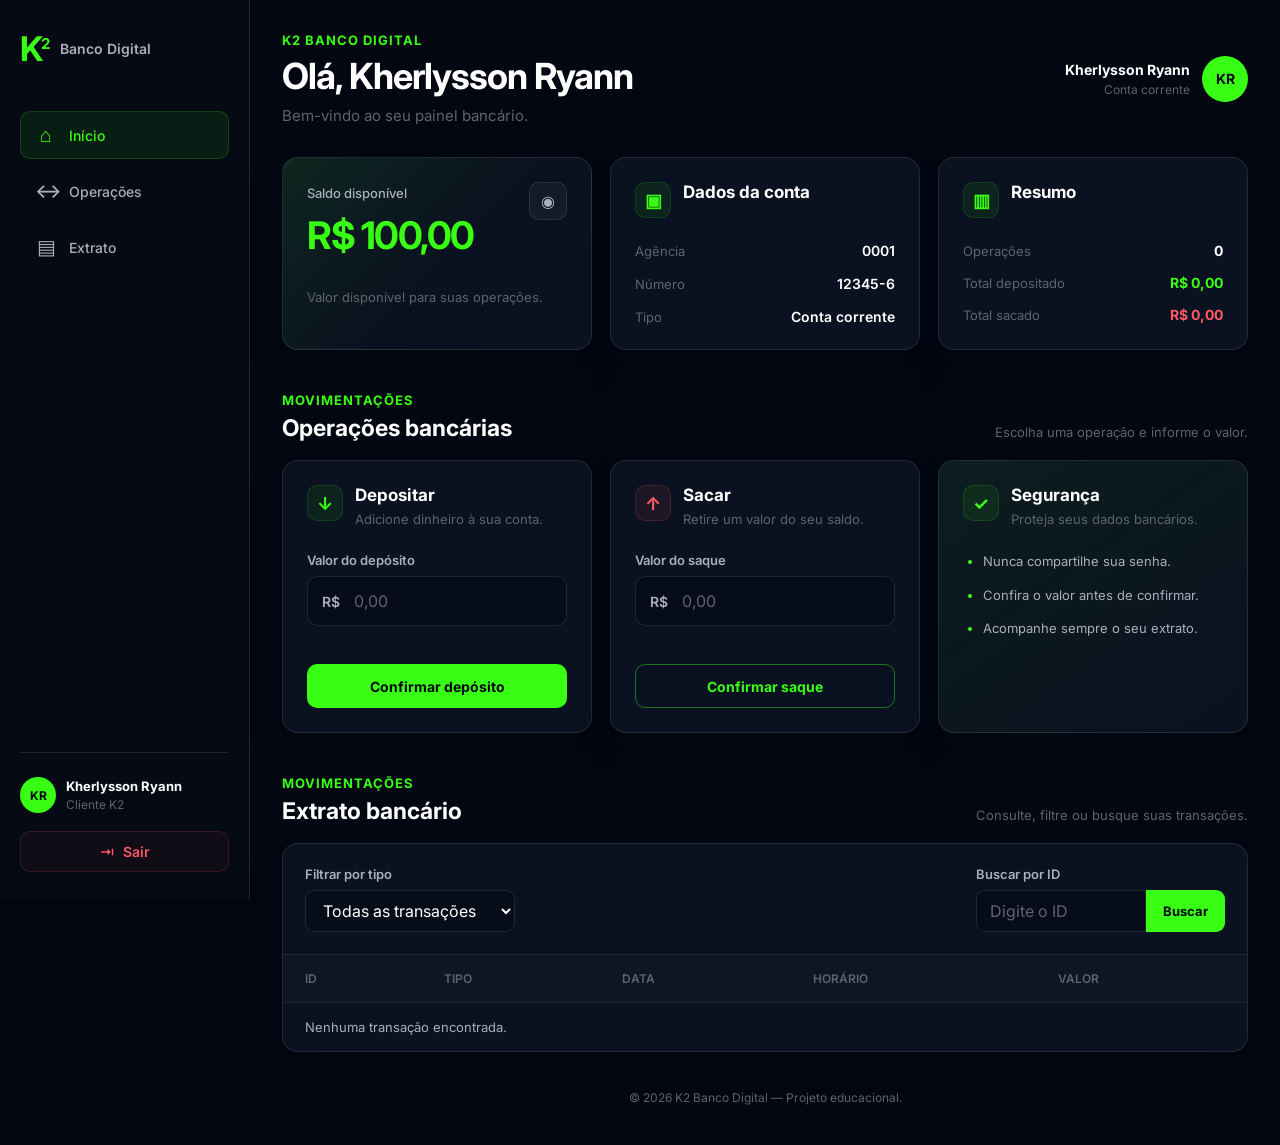
<file: painel.html>
<!DOCTYPE html>
<html lang="pt-BR">

<head>
  <meta charset="UTF-8" />

  <meta name="viewport" content="width=device-width, initial-scale=1.0" />

  <title>Painel | K2 Banco Digital</title>

  <link rel="preconnect" href="https://fonts.googleapis.com" />
  <link rel="preconnect" href="https://fonts.gstatic.com" crossorigin />

  <link href="https://fonts.googleapis.com/css2?family=Inter:wght@400;500;600;700&display=swap" rel="stylesheet" />

  <link rel="stylesheet" href="css/painel.css" />

  <script src="js/painel.js" defer></script>
</head>

<body>
  <div class="aplicacao">
    <!-- Menu lateral -->
    <aside class="menu-lateral">
      <div class="marca">
        <a href="#inicio" class="marca-link">
          <span class="marca-simbolo">
            K<sup>2</sup>
          </span>

          <span class="marca-texto">
            Banco Digital
          </span>
        </a>
      </div>

      <nav class="navegacao" aria-label="Navegação principal">
        <a href="#inicio" class="item-menu item-menu-ativo">
          <span class="icone-menu">⌂</span>
          <span>Início</span>
        </a>

        <a href="#operacoes" class="item-menu">
          <span class="icone-menu">↔</span>
          <span>Operações</span>
        </a>

        <a href="#extrato" class="item-menu">
          <span class="icone-menu">▤</span>
          <span>Extrato</span>
        </a>
      </nav>

      <div class="menu-rodape">
        <div class="perfil-lateral">
          <div class="avatar avatar-pequeno">
            KR
          </div>

          <div class="perfil-informacoes">
            <strong id="nome-cliente-menu">
              Kherlysson Ryann
            </strong>

            <span>Cliente K2</span>
          </div>
        </div>

        <a href="./index.html" class="botao-sair">
          <span>⇥</span>
          Sair
        </a>
      </div>
    </aside>

    <!-- Conteúdo principal -->
    <main class="conteudo-principal" id="inicio">
      <!-- Cabeçalho -->
      <header class="cabecalho-painel">
        <div>
          <p class="texto-destaque">K2 Banco Digital</p>

          <h1>
            Olá,
            <span id="nome-cliente-cabecalho">
              Kherlysson
            </span>
          </h1>

          <p class="texto-secundario">
            Bem-vindo ao seu painel bancário.
          </p>
        </div>

        <div class="perfil-cabecalho">
          <div class="perfil-texto">
            <strong id="nome-cliente-perfil">
              Kherlysson Ryann
            </strong>

            <span id="tipo-conta-perfil">
              Conta corrente
            </span>
          </div>

          <div class="avatar">
            KR
          </div>
        </div>
      </header>

      <!-- Cartões de resumo -->
      <section class="cards-resumo" aria-label="Resumo da conta">
        <!-- Saldo -->
        <article class="card card-saldo">
          <div class="card-cabecalho">
            <div>
              <span class="card-subtitulo">
                Saldo disponível
              </span>

              <p class="saldo" id="saldo-valor">
                R$ 100,00
              </p>
            </div>

            <button type="button" class="botao-icone" id="botao-mostrar-saldo" aria-label="Mostrar ou esconder saldo" title="Mostrar ou esconder saldo">
              ◉
            </button>
          </div>

          <p class="card-descricao">
            Valor disponível para suas operações.
          </p>
        </article>

        <!-- Dados da conta -->
        <article class="card">
          <div class="card-titulo">
            <span class="card-icone">▣</span>
            <h2>Dados da conta</h2>
          </div>

          <dl class="lista-dados">
            <div>
              <dt>Agência</dt>
              <dd id="conta-agencia">0001</dd>
            </div>

            <div>
              <dt>Número</dt>
              <dd id="conta-numero">12345-6</dd>
            </div>

            <div>
              <dt>Tipo</dt>
              <dd id="conta-tipo">Conta corrente</dd>
            </div>
          </dl>
        </article>

        <!-- Resumo -->
        <article class="card">
          <div class="card-titulo">
            <span class="card-icone">▥</span>
            <h2>Resumo</h2>
          </div>

          <div class="lista-resumo">
            <div>
              <span>Operações</span>
              <strong id="quantidade-operacoes">0</strong>
            </div>

            <div>
              <span>Total depositado</span>
              <strong id="total-depositado" class="valor-positivo">
                R$ 0,00
              </strong>
            </div>

            <div>
              <span>Total sacado</span>
              <strong id="total-sacado" class="valor-negativo">
                R$ 0,00
              </strong>
            </div>
          </div>
        </article>
      </section>

      <!-- Operações -->
      <section class="secao" id="operacoes">
        <div class="secao-cabecalho">
          <div>
            <p class="texto-destaque">Movimentações</p>
            <h2>Operações bancárias</h2>
          </div>

          <p>
            Escolha uma operação e informe o valor.
          </p>
        </div>

        <div class="cards-operacoes">
          <!-- Depósito -->
          <article class="card card-operacao">
            <div class="card-titulo">
              <span class="card-icone icone-deposito">↓</span>

              <div>
                <h3>Depositar</h3>
                <p>Adicione dinheiro à sua conta.</p>
              </div>
            </div>

            <form id="form-deposito">
              <div class="campo-formulario">
                <label for="valor-deposito">
                  Valor do depósito
                </label>

                <div class="campo-monetario">
                  <span>R$</span>

                  <input type="number" id="valor-deposito" name="valor-deposito" placeholder="0,00" min="0.01" step="0.01" />
                </div>
              </div>

              <p class="mensagem-formulario" id="mensagem-deposito" aria-live="polite"></p>

              <button type="submit" class="botao-principal" id="botao-depositar">
                Confirmar depósito
              </button>
            </form>
          </article>

          <!-- Saque -->
          <article class="card card-operacao">
            <div class="card-titulo">
              <span class="card-icone icone-saque">↑</span>

              <div>
                <h3>Sacar</h3>
                <p>Retire um valor do seu saldo.</p>
              </div>
            </div>

            <form id="form-saque">
              <div class="campo-formulario">
                <label for="valor-saque">
                  Valor do saque
                </label>

                <div class="campo-monetario">
                  <span>R$</span>

                  <input type="number" id="valor-saque" name="valor-saque" placeholder="0,00" min="0.01" step="0.01" />
                </div>
              </div>

              <p class="mensagem-formulario" id="mensagem-saque" aria-live="polite"></p>

              <button type="submit" class="botao-secundario" id="botao-sacar">
                Confirmar saque
              </button>
            </form>
          </article>

          <!-- Segurança -->
          <article class="card card-seguranca">
            <div class="card-titulo">
              <span class="card-icone">✓</span>

              <div>
                <h3>Segurança</h3>
                <p>Proteja seus dados bancários.</p>
              </div>
            </div>

            <ul class="lista-seguranca">
              <li>
                Nunca compartilhe sua senha.
              </li>

              <li>
                Confira o valor antes de confirmar.
              </li>

              <li>
                Acompanhe sempre o seu extrato.
              </li>
            </ul>
          </article>
        </div>
      </section>

      <!-- Extrato -->
      <section class="secao" id="extrato">
        <div class="secao-cabecalho">
          <div>
            <p class="texto-destaque">Movimentações</p>
            <h2>Extrato bancário</h2>
          </div>

          <p>
            Consulte, filtre ou busque suas transações.
          </p>
        </div>

        <article class="card card-extrato">
          <!-- Filtros -->
          <div class="ferramentas-extrato">
            <div class="grupo-filtro">
              <label for="filtro-transacoes">
                Filtrar por tipo
              </label>

              <select id="filtro-transacoes">
                <option value="todas">
                  Todas as transações
                </option>

                <option value="deposito">
                  Somente depósitos
                </option>

                <option value="saque">
                  Somente saques
                </option>
              </select>
            </div>

            <form class="form-busca" id="form-busca-transacao">
              <div class="grupo-filtro">
                <label for="busca-transacao-id">
                  Buscar por ID
                </label>

                <div class="campo-busca">
                  <input type="number" id="busca-transacao-id" placeholder="Digite o ID" min="1" />

                  <button type="submit" id="botao-buscar-transacao">
                    Buscar
                  </button>
                </div>
              </div>
            </form>
          </div>

          <p id="mensagem-extrato" class="mensagem-extrato" aria-live="polite"></p>

          <!-- Tabela -->
          <div class="tabela-container">
            <table class="tabela-extrato">
              <thead>
                <tr>
                  <th>ID</th>
                  <th>Tipo</th>
                  <th>Data</th>
                  <th>Horário</th>
                  <th>Valor</th>
                </tr>
              </thead>

              <tbody id="lista-transacoes">
                <tr class="linha-vazia" id="linha-sem-transacoes">
                  <td colspan="5">
                    Nenhuma operação foi realizada.
                  </td>
                </tr>
              </tbody>
            </table>
          </div>
        </article>
      </section>

      <footer class="rodape">
        <p>
          © 2026 K2 Banco Digital — Projeto educacional.
        </p>
      </footer>
    </main>
  </div>
</body>

</html>
</file>
<file: css/painel.css>
:root {
  /* Cores principais */
  --primary-color: #39ff14;
  --primary-hover: #2ee80f;
  --secondary-color: #030712;

  /* Fundos */
  --background-page: #030712;
  --background-sidebar: #050a14;
  --background-card: #0a1120;
  --background-card-hover: #0d1628;
  --background-input: #070d18;

  /* Textos */
  --color-white: #ffffff;
  --color-text: #5c646e;
  --color-text-light: #a8b0bb;

  /* Estados */
  --color-error: #ff5a65;
  --color-warning: #f9c74f;
  --color-success: #39ff14;

  /* Bordas */
  --color-border: rgba(255, 255, 255, 0.1);
  --color-border-light: rgba(255, 255, 255, 0.06);

  /* Fonte */
  --primary-font: "Inter", sans-serif;

  /* Tamanhos */
  --sidebar-width: 250px;
  --border-radius: 16px;
}

.mensagem-sucesso {
  color: var(--primary-color);
}

.mensagem-erro {
  color: #ff5c5c;
}

/* Reset */
* {
  margin: 0;
  padding: 0;
  box-sizing: border-box;
}

html {
  scroll-behavior: smooth;
}

body {
  min-height: 100vh;
  background-color: var(--background-page);
  color: var(--color-white);
  font-family: var(--primary-font);
}

button,
input,
select {
  font: inherit;
}

button,
a {
  -webkit-tap-highlight-color: transparent;
}

a {
  color: inherit;
  text-decoration: none;
}

button {
  cursor: pointer;
}

/* Estrutura principal */
.aplicacao {
  min-height: 100vh;
  display: flex;
}

/* Menu lateral */
.menu-lateral {
  width: var(--sidebar-width);
  min-height: 100vh;
  padding: 28px 20px;
  display: flex;
  flex-direction: column;
  background-color: var(--background-sidebar);
  border-right: 1px solid var(--color-border);
  position: sticky;
  top: 0;
  align-self: flex-start;
}

.marca {
  margin-bottom: 42px;
}

.marca-link {
  display: flex;
  align-items: center;
  gap: 12px;
}

.marca-simbolo {
  color: var(--primary-color);
  font-size: 34px;
  font-weight: 700;
  letter-spacing: -2px;
}

.marca-simbolo sup {
  font-size: 15px;
}

.marca-texto {
  color: var(--color-text-light);
  font-size: 14px;
  font-weight: 600;
}

.navegacao {
  display: flex;
  flex-direction: column;
  gap: 8px;
}

.item-menu {
  min-height: 48px;
  padding: 0 14px;
  display: flex;
  align-items: center;
  gap: 12px;
  color: var(--color-text-light);
  border: 1px solid transparent;
  border-radius: 10px;
  font-size: 14px;
  font-weight: 500;
  transition:
    background-color 0.2s,
    color 0.2s,
    border-color 0.2s;
}

.item-menu:hover {
  color: var(--color-white);
  background-color: rgba(255, 255, 255, 0.04);
}

.item-menu-ativo {
  color: var(--primary-color);
  background-color: rgba(57, 255, 20, 0.08);
  border-color: rgba(57, 255, 20, 0.18);
}

.icone-menu {
  width: 22px;
  text-align: center;
  font-size: 20px;
}

.menu-rodape {
  margin-top: auto;
  padding-top: 24px;
  border-top: 1px solid var(--color-border);
}

.perfil-lateral {
  margin-bottom: 18px;
  display: flex;
  align-items: center;
  gap: 10px;
}

.perfil-informacoes {
  min-width: 0;
  display: flex;
  flex-direction: column;
  gap: 3px;
}

.perfil-informacoes strong {
  overflow: hidden;
  color: var(--color-white);
  font-size: 13px;
  text-overflow: ellipsis;
  white-space: nowrap;
}

.perfil-informacoes span {
  color: var(--color-text);
  font-size: 12px;
}

.botao-sair {
  width: 100%;
  padding: 11px 14px;
  display: flex;
  align-items: center;
  justify-content: center;
  gap: 8px;
  color: var(--color-error);
  background-color: rgba(255, 90, 101, 0.05);
  border: 1px solid rgba(255, 90, 101, 0.15);
  border-radius: 10px;
  font-size: 14px;
  font-weight: 600;
  transition:
    background-color 0.2s,
    border-color 0.2s;
}

.botao-sair:hover {
  background-color: rgba(255, 90, 101, 0.1);
  border-color: rgba(255, 90, 101, 0.3);
}

/* Conteúdo principal */
.conteudo-principal {
  width: calc(100% - var(--sidebar-width));
  padding: 32px;
}

/* Cabeçalho */
.cabecalho-painel {
  margin-bottom: 32px;
  display: flex;
  align-items: center;
  justify-content: space-between;
  gap: 24px;
}

.cabecalho-painel h1 {
  margin: 6px 0 8px;
  font-size: clamp(26px, 4vw, 36px);
  letter-spacing: -1px;
}

.texto-destaque {
  color: var(--primary-color);
  font-size: 13px;
  font-weight: 700;
  letter-spacing: 1px;
  text-transform: uppercase;
}

.texto-secundario {
  color: var(--color-text);
  font-size: 15px;
}

.perfil-cabecalho {
  display: flex;
  align-items: center;
  gap: 12px;
}

.perfil-texto {
  display: flex;
  flex-direction: column;
  align-items: flex-end;
  gap: 4px;
}

.perfil-texto strong {
  font-size: 14px;
}

.perfil-texto span {
  color: var(--color-text);
  font-size: 12px;
}

.avatar {
  width: 46px;
  height: 46px;
  display: grid;
  place-items: center;
  color: var(--secondary-color);
  background-color: var(--primary-color);
  border-radius: 50%;
  font-size: 14px;
  font-weight: 700;
}

.avatar-pequeno {
  width: 36px;
  height: 36px;
  flex-shrink: 0;
  font-size: 12px;
}

/* Cards */
.cards-resumo {
  display: grid;
  grid-template-columns: repeat(3, minmax(0, 1fr));
  gap: 18px;
}

.card {
  padding: 24px;
  background-color: var(--background-card);
  border: 1px solid var(--color-border);
  border-radius: var(--border-radius);
  box-shadow: 0 16px 35px rgba(0, 0, 0, 0.18);
  transition:
    transform 0.2s,
    border-color 0.2s,
    background-color 0.2s;
}

.card:hover {
  background-color: var(--background-card-hover);
  border-color: rgba(57, 255, 20, 0.16);
}

.card-saldo {
  background:
    linear-gradient(135deg, rgba(57, 255, 20, 0.09), transparent 55%),
    var(--background-card);
}

.card-cabecalho {
  display: flex;
  align-items: flex-start;
  justify-content: space-between;
  gap: 16px;
}

.card-subtitulo {
  color: var(--color-text-light);
  font-size: 13px;
  font-weight: 500;
}

.saldo {
  margin-top: 10px;
  color: var(--primary-color);
  font-size: clamp(28px, 4vw, 38px);
  font-weight: 700;
  letter-spacing: -1.5px;
}

.card-descricao {
  margin-top: 30px;
  color: var(--color-text);
  font-size: 13px;
  line-height: 1.5;
}

.botao-icone {
  width: 38px;
  height: 38px;
  display: grid;
  place-items: center;
  color: var(--color-text-light);
  background-color: rgba(255, 255, 255, 0.04);
  border: 1px solid var(--color-border);
  border-radius: 10px;
  transition:
    color 0.2s,
    border-color 0.2s,
    background-color 0.2s;
}

.botao-icone:hover {
  color: var(--primary-color);
  background-color: rgba(57, 255, 20, 0.07);
  border-color: rgba(57, 255, 20, 0.25);
}

.card-titulo {
  margin-bottom: 24px;
  display: flex;
  align-items: flex-start;
  gap: 12px;
}

.card-titulo h2,
.card-titulo h3 {
  color: var(--color-white);
  font-size: 17px;
}

.card-titulo p {
  margin-top: 5px;
  color: var(--color-text);
  font-size: 13px;
  line-height: 1.4;
}

.card-icone {
  width: 36px;
  height: 36px;
  flex-shrink: 0;
  display: grid;
  place-items: center;
  color: var(--primary-color);
  background-color: rgba(57, 255, 20, 0.08);
  border: 1px solid rgba(57, 255, 20, 0.14);
  border-radius: 10px;
  font-size: 18px;
  font-weight: 700;
}

.icone-saque {
  color: var(--color-error);
  background-color: rgba(255, 90, 101, 0.08);
  border-color: rgba(255, 90, 101, 0.16);
}

.lista-dados {
  display: flex;
  flex-direction: column;
  gap: 16px;
}

.lista-dados div {
  display: flex;
  align-items: center;
  justify-content: space-between;
  gap: 16px;
}

.lista-dados dt {
  color: var(--color-text);
  font-size: 13px;
}

.lista-dados dd {
  color: var(--color-white);
  font-size: 14px;
  font-weight: 600;
}

.lista-resumo {
  display: flex;
  flex-direction: column;
  gap: 15px;
}

.lista-resumo div {
  display: flex;
  align-items: center;
  justify-content: space-between;
  gap: 14px;
}

.lista-resumo span {
  color: var(--color-text);
  font-size: 13px;
}

.lista-resumo strong {
  color: var(--color-white);
  font-size: 14px;
}

.valor-positivo {
  color: var(--primary-color) !important;
}

.valor-negativo {
  color: var(--color-error) !important;
}

/* Seções */
.secao {
  margin-top: 42px;
  scroll-margin-top: 24px;
}

.secao-cabecalho {
  margin-bottom: 18px;
  display: flex;
  align-items: flex-end;
  justify-content: space-between;
  gap: 20px;
}

.secao-cabecalho h2 {
  margin-top: 6px;
  font-size: 23px;
}

.secao-cabecalho > p {
  max-width: 380px;
  color: var(--color-text);
  font-size: 13px;
  line-height: 1.5;
  text-align: right;
}

.cards-operacoes {
  display: grid;
  grid-template-columns: repeat(3, minmax(0, 1fr));
  gap: 18px;
}

/* Formulários */
.card-operacao form {
  display: flex;
  flex-direction: column;
}

.campo-formulario {
  display: flex;
  flex-direction: column;
  gap: 8px;
}

.campo-formulario label,
.grupo-filtro label {
  color: var(--color-text-light);
  font-size: 13px;
  font-weight: 600;
}

.campo-monetario {
  display: flex;
  align-items: center;
  background-color: var(--background-input);
  border: 1px solid var(--color-border);
  border-radius: 10px;
  transition:
    border-color 0.2s,
    box-shadow 0.2s;
}

.campo-monetario:focus-within {
  border-color: var(--primary-color);
  box-shadow: 0 0 0 3px rgba(57, 255, 20, 0.1);
}

.campo-monetario span {
  padding-left: 14px;
  color: var(--color-text-light);
  font-size: 14px;
  font-weight: 600;
}

.campo-monetario input {
  width: 100%;
  padding: 14px;
  color: var(--color-white);
  background: transparent;
  border: none;
  outline: none;
}

.campo-monetario input::placeholder,
.campo-busca input::placeholder {
  color: var(--color-text);
}

input[type="number"] {
  appearance: textfield;
}

input[type="number"]::-webkit-inner-spin-button,
input[type="number"]::-webkit-outer-spin-button {
  margin: 0;
  appearance: none;
}

.mensagem-formulario {
  min-height: 38px;
  padding-top: 8px;
  color: var(--color-error);
  font-size: 12px;
  line-height: 1.4;
}

.botao-principal,
.botao-secundario {
  width: 100%;
  min-height: 44px;
  padding: 0 16px;
  border-radius: 10px;
  font-size: 14px;
  font-weight: 700;
  transition:
    transform 0.1s,
    background-color 0.2s,
    border-color 0.2s,
    box-shadow 0.2s;
}

.botao-principal {
  color: var(--secondary-color);
  background-color: var(--primary-color);
  border: none;
}

.botao-principal:hover {
  background-color: var(--primary-hover);
  box-shadow: 0 8px 24px rgba(57, 255, 20, 0.14);
}

.botao-secundario {
  color: var(--primary-color);
  background-color: transparent;
  border: 1px solid rgba(57, 255, 20, 0.42);
}

.botao-secundario:hover {
  background-color: rgba(57, 255, 20, 0.07);
  border-color: var(--primary-color);
}

.botao-principal:active,
.botao-secundario:active {
  transform: scale(0.98);
}

/* Segurança */
.card-seguranca {
  background:
    linear-gradient(145deg, rgba(57, 255, 20, 0.05), transparent),
    var(--background-card);
}

.lista-seguranca {
  padding-left: 20px;
  display: flex;
  flex-direction: column;
  gap: 14px;
  color: var(--color-text-light);
  font-size: 13px;
  line-height: 1.5;
}

.lista-seguranca li::marker {
  color: var(--primary-color);
}

/* Extrato */
.card-extrato {
  padding: 0;
  overflow: hidden;
}

.ferramentas-extrato {
  padding: 22px;
  display: flex;
  align-items: flex-end;
  justify-content: space-between;
  gap: 18px;
  border-bottom: 1px solid var(--color-border);
}

.grupo-filtro {
  display: flex;
  flex-direction: column;
  gap: 8px;
}

.grupo-filtro select,
.campo-busca input {
  min-height: 42px;
  padding: 0 13px;
  color: var(--color-white);
  background-color: var(--background-input);
  border: 1px solid var(--color-border);
  border-radius: 9px;
  outline: none;
}

.grupo-filtro select {
  min-width: 210px;
  cursor: pointer;
}

.grupo-filtro select:focus,
.campo-busca input:focus {
  border-color: var(--primary-color);
  box-shadow: 0 0 0 3px rgba(57, 255, 20, 0.1);
}

.grupo-filtro select option {
  color: var(--color-white);
  background-color: var(--background-card);
}

.form-busca {
  margin-left: auto;
}

.campo-busca {
  display: flex;
  align-items: center;
}

.campo-busca input {
  width: 170px;
  border-radius: 9px 0 0 9px;
}

.campo-busca button {
  min-height: 42px;
  padding: 0 17px;
  color: var(--secondary-color);
  background-color: var(--primary-color);
  border: none;
  border-radius: 0 9px 9px 0;
  font-size: 13px;
  font-weight: 700;
}

.campo-busca button:hover {
  background-color: var(--primary-hover);
}

.mensagem-extrato {
  min-height: 0;
  color: var(--color-error);
  font-size: 13px;
  text-align: center;
}

.mensagem-extrato:not(:empty) {
  padding: 14px 20px;
  border-bottom: 1px solid var(--color-border);
}

/* Tabela */
.tabela-container {
  width: 100%;
  overflow-x: auto;
}

.tabela-extrato {
  width: 100%;
  min-width: 680px;
  border-collapse: collapse;
}

.tabela-extrato th,
.tabela-extrato td {
  padding: 16px 22px;
  text-align: left;
  border-bottom: 1px solid var(--color-border-light);
}

.tabela-extrato th {
  color: var(--color-text);
  background-color: rgba(255, 255, 255, 0.015);
  font-size: 12px;
  font-weight: 600;
  text-transform: uppercase;
}

.tabela-extrato td {
  color: var(--color-text-light);
  font-size: 13px;
}

.tabela-extrato tbody tr {
  transition: background-color 0.2s;
}

.tabela-extrato tbody tr:hover {
  background-color: rgba(255, 255, 255, 0.025);
}

.tabela-extrato tbody tr:last-child td {
  border-bottom: none;
}

.linha-vazia td {
  height: 120px;
  color: var(--color-text);
  text-align: center;
}

/* Classes disponíveis para o JS inserir */
.tipo-transacao {
  display: inline-flex;
  align-items: center;
  gap: 7px;
  font-weight: 600;
}

.tipo-deposito {
  color: var(--primary-color);
}

.tipo-saque {
  color: var(--color-error);
}

.valor-deposito {
  color: var(--primary-color) !important;
  font-weight: 700;
}

.valor-saque {
  color: var(--color-error) !important;
  font-weight: 700;
}

/* Rodapé */
.rodape {
  padding: 38px 0 8px;
  color: var(--color-text);
  font-size: 12px;
  text-align: center;
}

/* Foco para teclado */
a:focus-visible,
button:focus-visible,
input:focus-visible,
select:focus-visible {
  outline: 3px solid rgba(57, 255, 20, 0.25);
  outline-offset: 3px;
}

/* Tablets */
@media (max-width: 1100px) {
  .cards-resumo {
    grid-template-columns: repeat(2, minmax(0, 1fr));
  }

  .card-saldo {
    grid-column: span 2;
  }

  .cards-operacoes {
    grid-template-columns: repeat(2, minmax(0, 1fr));
  }

  .card-seguranca {
    grid-column: span 2;
  }
}

/* Menu superior em telas menores */
@media (max-width: 820px) {
  .aplicacao {
    flex-direction: column;
  }

  .menu-lateral {
    width: 100%;
    min-height: auto;
    padding: 16px 20px;
    flex-direction: row;
    align-items: center;
    gap: 20px;
    position: static;
    border-right: none;
    border-bottom: 1px solid var(--color-border);
  }

  .marca {
    margin: 0;
  }

  .marca-texto {
    display: none;
  }

  .navegacao {
    margin-left: auto;
    flex-direction: row;
  }

  .item-menu {
    min-height: 42px;
  }

  .item-menu span:last-child {
    display: none;
  }

  .menu-rodape {
    margin: 0;
    padding: 0;
    border: none;
  }

  .perfil-lateral {
    display: none;
  }

  .botao-sair {
    width: 42px;
    height: 42px;
    padding: 0;
  }

  .botao-sair span + * {
    display: none;
  }

  .conteudo-principal {
    width: 100%;
    padding: 24px;
  }
}

/* Celulares */
@media (max-width: 680px) {
  .conteudo-principal {
    padding: 20px 16px;
  }

  .cabecalho-painel {
    align-items: flex-start;
  }

  .perfil-texto {
    display: none;
  }

  .cards-resumo,
  .cards-operacoes {
    grid-template-columns: 1fr;
  }

  .card-saldo,
  .card-seguranca {
    grid-column: auto;
  }

  .card {
    padding: 20px;
    border-radius: 14px;
  }

  .secao {
    margin-top: 34px;
  }

  .secao-cabecalho {
    align-items: flex-start;
    flex-direction: column;
  }

  .secao-cabecalho > p {
    max-width: none;
    text-align: left;
  }

  .ferramentas-extrato {
    align-items: stretch;
    flex-direction: column;
  }

  .grupo-filtro select {
    width: 100%;
  }

  .form-busca {
    width: 100%;
    margin: 0;
  }

  .campo-busca input {
    width: 100%;
  }

  .tabela-extrato th,
  .tabela-extrato td {
    padding: 14px 16px;
  }
}

@media (max-width: 420px) {
  .menu-lateral {
    gap: 8px;
  }

  .navegacao {
    gap: 4px;
  }

  .item-menu {
    padding: 0 10px;
  }

  .cabecalho-painel h1 {
    font-size: 25px;
  }

  .avatar {
    width: 40px;
    height: 40px;
  }

  .saldo {
    font-size: 29px;
  }
}
</file>
